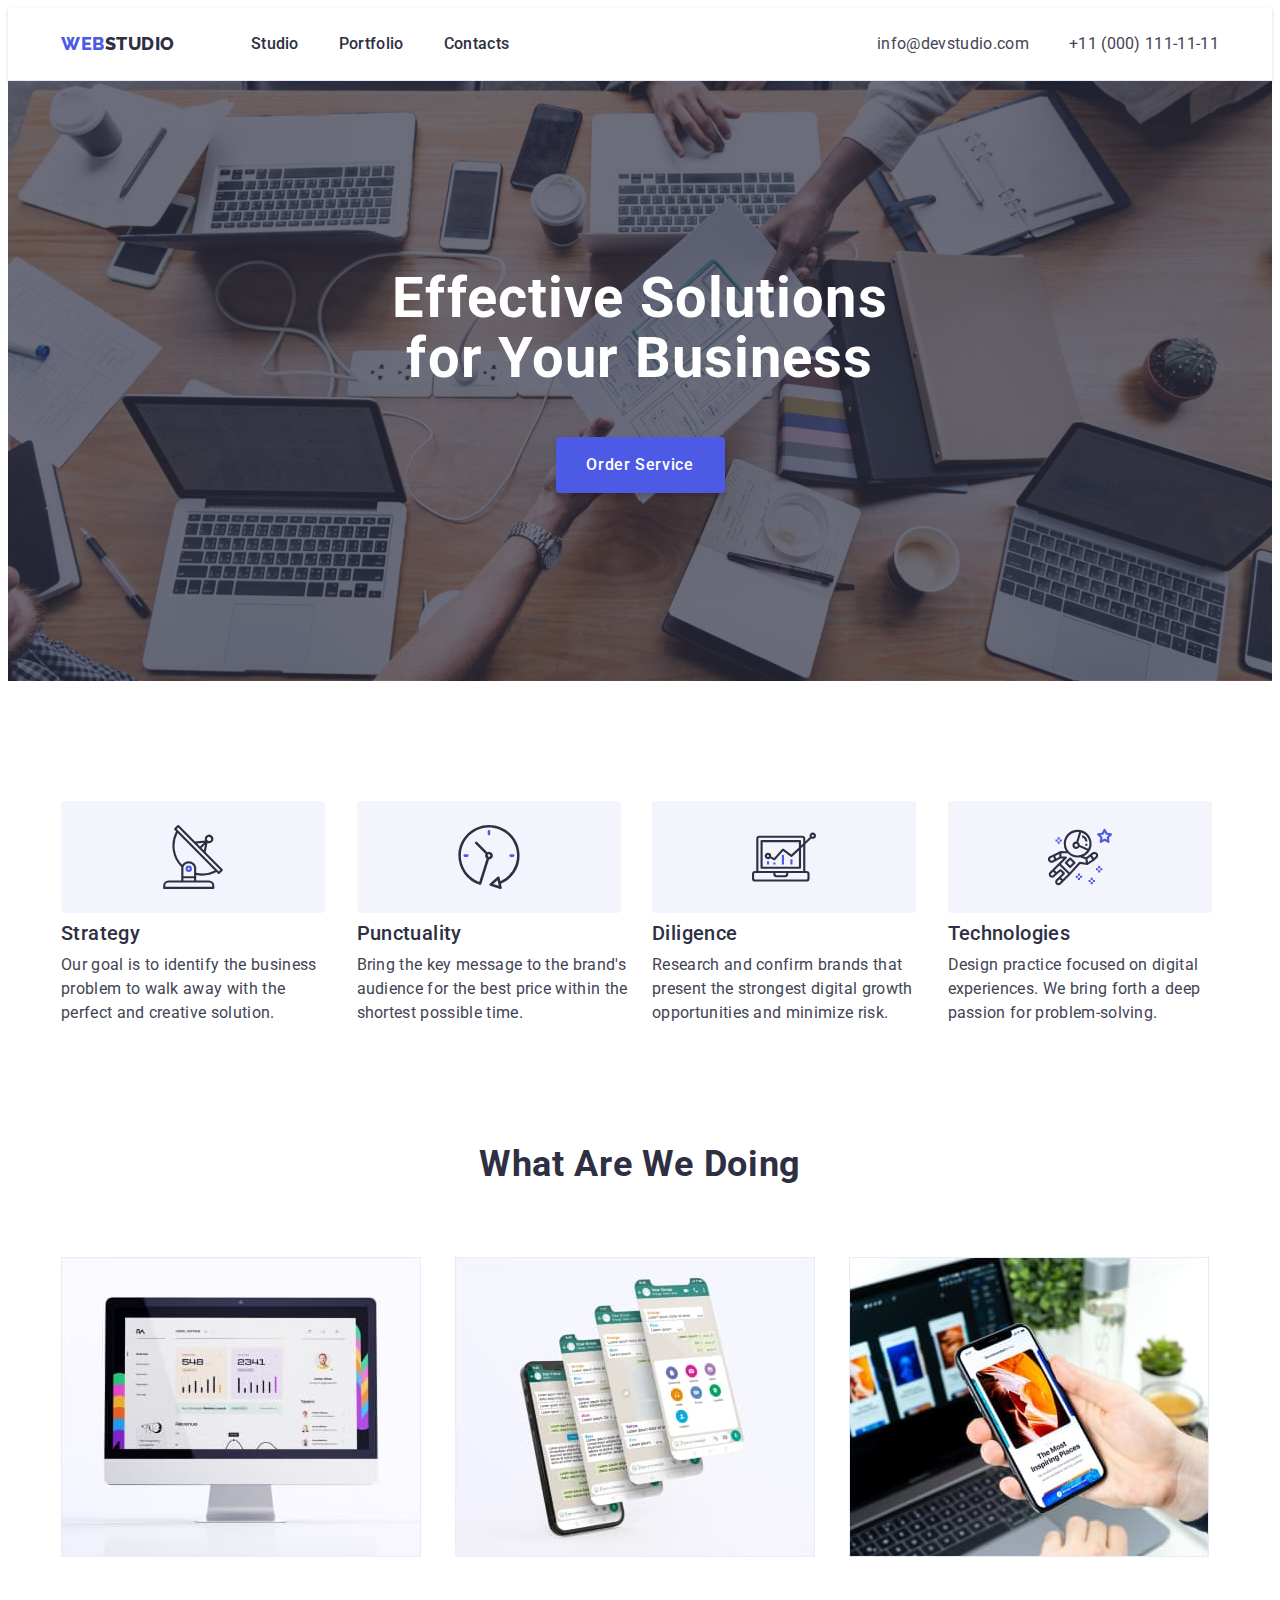
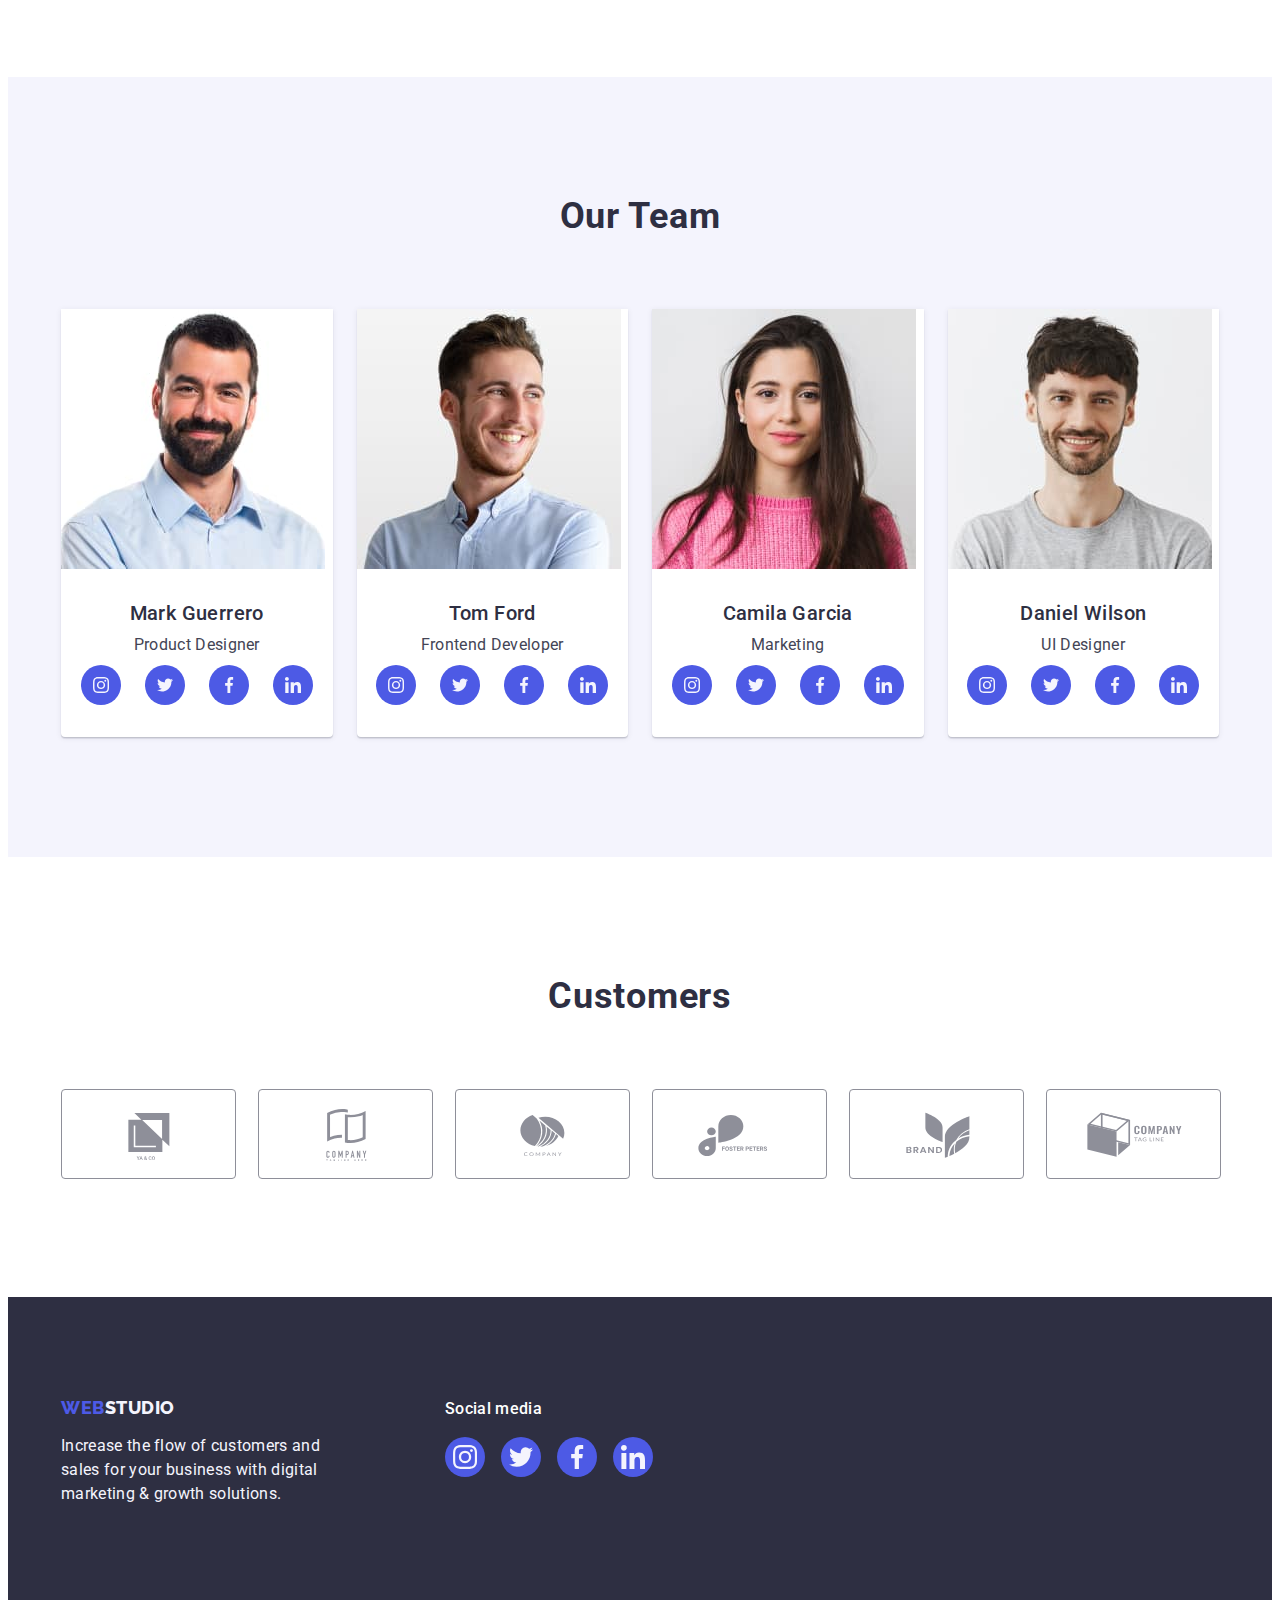
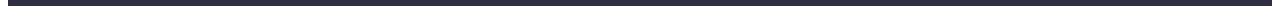
<file: index.html>
<!DOCTYPE html>
<html lang="en">
  <head>
    <meta charset="UTF-8" />
    <meta http-equiv="X-UA-Compatible" content="IE=edge" />
    <meta name="viewport" content="width=device-width, initial-scale=1.0" />
    <title>Document</title>
    <link rel="preconnect" href="https://fonts.googleapis.com" />
    <link rel="preconnect" href="https://fonts.gstatic.com" crossorigin />
    <link
      href="https://fonts.googleapis.com/css2?family=Raleway:wght@800&family=Roboto:wght@400;500;700;900&display=swap"
      rel="stylesheet"
    />
    <link
      rel="stylesheet"
      href="https://cdnjs.cloudflare.com/ajax/libs/modern-normalize/2.0.0/modern-normalize.min.css"
      integrity="sha512-4xo8blKMVCiXpTaLzQSLSw3KFOVPWhm/TRtuPVc4WG6kUgjH6J03IBuG7JZPkcWMxJ5huwaBpOpnwYElP/m6wg=="
      crossorigin="anonymous"
      referrerpolicy="no-referrer"
    />
    <link rel="stylesheet" href="./css/styles.css" />
  </head>
  <body>
    <!--HEADER-->
    <header class="header">
      <div class="container container-header">
        <nav class="page-nav">
          <a class="logo link" href="./index.html"
            >Web<span class="logo-studio">Studio</span></a
          >
          <ul class="menu list">
            <li class="menu-item">
              <a class="menu-link link" href="./index.html">Studio</a>
            </li>
            <li class="menu-item">
              <a class="menu-link link" href="./portfolio.html">Portfolio</a>
            </li>
            <li class="menu-item">
              <a class="menu-link link" href="">Contacts</a>
            </li>
          </ul>
        </nav>
        <address class="address">
          <ul class="address-list list">
            <li class="address-item">
              <a class="address-link link" href="mailto:info@devstudio.com"
                >info@devstudio.com</a
              >
            </li>
            <li class="address-item">
              <a class="address-link link" href="tel:+110001111111"
                >+11 (000) 111-11-11</a
              >
            </li>
          </ul>
        </address>
      </div>
    </header>
    <main>
      <!--HERO-->
      <section class="hero">
        <div class="container">
          <h1 class="hero-title">Effective Solutions for Your Business</h1>
          <button class="hero-btn" type="button">Order Service</button>
        </div>
      </section>
      <!--ABOUT-->
      <section class="about">
        <div class="container">
          <h2 class="visually-hidden">Personality</h2>
          <ul class="about-list list">
            <li class="about-list-item">
              <div class="about-icons">
                <svg class="about-icons-item" width="64" height="64">
                  <use href="./images/icons.svg#icon-antenna"></use>
                </svg>
              </div>
              <h3 class="about-item-title">Strategy</h3>
              <p class="about-item-text">
                Our goal is to identify the business problem to walk away with
                the perfect and creative solution.
              </p>
            </li>
            <li class="about-list-item">
              <div class="about-icons">
                <svg class="about-icons-item" width="64" height="64">
                  <use href="./images/icons.svg#icon-clock"></use>
                </svg>
              </div>
              <h3 class="about-item-title">Punctuality</h3>
              <p class="about-item-text">
                Bring the key message to the brand's audience for the best price
                within the shortest possible time.
              </p>
            </li>
            <li class="about-list-item">
              <div class="about-icons">
                <svg class="about-icons-item" width="64" height="64">
                  <use href="./images/icons.svg#icon-diagram"></use>
                </svg>
              </div>
              <h3 class="about-item-title">Diligence</h3>
              <p class="about-item-text">
                Research and confirm brands that present the strongest digital
                growth opportunities and minimize risk.
              </p>
            </li>
            <li class="about-list-item">
              <div class="about-icons">
                <svg class="about-icons-item" width="64" height="64">
                  <use href="./images/icons.svg#icon-astronaut"></use>
                </svg>
              </div>
              <h3 class="about-item-title">Technologies</h3>
              <p class="about-item-text">
                Design practice focused on digital experiences. We bring forth a
                deep passion for problem-solving.
              </p>
            </li>
          </ul>
        </div>
      </section>
      <!--PROJEKT-->
      <section class="projekt">
        <div class="container">
          <h2 class="projekt-title">What are we doing</h2>
          <ul class="projekt-list list">
            <li class="project-item">
              <img
                src="./images/wat-are-we-doing/img1.jpg"
                alt="Monitor picture"
                width="360"
                height="300"
              />
            </li>
            <li class="project-item">
              <img
                src="./images//wat-are-we-doing/img2.jpg"
                alt="Phone picture"
                width="360"
                height="300"
              />
            </li>
            <li class="project-item">
              <img
                src="./images//wat-are-we-doing/img3.jpg"
                alt="Laptop image"
                width="360"
                height="300"
              />
            </li>
          </ul>
        </div>
      </section>
      <!--TEAM-->
      <section class="team">
        <div class="container">
          <h2 class="team-title">Our Team</h2>
          <ul class="team-list list">
            <li class="team-item">
              <img
                src="./images/team/mark-guerrero.jpg"
                alt="Photo by Mark Guerrero"
                width="264"
                height="260"
              />
              <div class="caption-team-img">
                <h3 class="team-name">Mark Guerrero</h3>
                <p class="team-profession">Product Designer</p>
                <ul class="team-soc-list list">
                  <li class="team-soc-item item">
                    <a
                      href=""
                      class="team-soc-link link"
                      target="_blank"
                      rel="noopener noreferrer"
                      ><svg class="soc-icons" width="16" height="16">
                        <use href="./images/icons.svg#icon-instagram"></use>
                      </svg>
                    </a>
                  </li>
                  <li class="team-soc-item item">
                    <a
                      href=""
                      class="team-soc-link link"
                      target="_blank"
                      rel="noopener noreferrer"
                      ><svg class="soc-icons" width="16" height="16">
                        <use href="./images/icons.svg#icon-twitter"></use>
                      </svg>
                    </a>
                  </li>
                  <li class="team-soc-item item">
                    <a
                      href=""
                      class="team-soc-link link"
                      target="_blank"
                      rel="noopener noreferrer"
                      ><svg class="soc-icons" width="16" height="16">
                        <use href="./images/icons.svg#icon-facebook"></use>
                      </svg>
                    </a>
                  </li>
                  <li class="team-soc-item item">
                    <a
                      href=""
                      class="team-soc-link link"
                      target="_blank"
                      rel="noopener noreferrer"
                      ><svg class="soc-icons" width="16" height="16">
                        <use href="./images/icons.svg#icon-linkedin"></use>
                      </svg>
                    </a>
                  </li>
                </ul>
              </div>
            </li>
            <li class="team-item">
              <img
                src="./images/team/tom-ford.jpg"
                alt="Photo by Tom Ford"
                width="264"
                height="260"
              />
              <div class="caption-team-img">
                <h3 class="team-name">Tom Ford</h3>
                <p class="team-profession">Frontend Developer</p>
                <ul class="team-soc-list list">
                  <li class="team-soc-item item">
                    <a
                      href=""
                      class="team-soc-link link"
                      target="_blank"
                      rel="noopener noreferrer"
                      ><svg class="soc-icons" width="16" height="16">
                        <use href="./images/icons.svg#icon-instagram"></use>
                      </svg>
                    </a>
                  </li>
                  <li class="team-soc-item item">
                    <a
                      href=""
                      class="team-soc-link link"
                      target="_blank"
                      rel="noopener noreferrer"
                      ><svg class="soc-icons" width="16" height="16">
                        <use href="./images/icons.svg#icon-twitter"></use>
                      </svg>
                    </a>
                  </li>
                  <li class="team-soc-item item">
                    <a
                      href=""
                      class="team-soc-link link"
                      target="_blank"
                      rel="noopener noreferrer"
                      ><svg class="soc-icons" width="16" height="16">
                        <use href="./images/icons.svg#icon-facebook"></use>
                      </svg>
                    </a>
                  </li>
                  <li class="team-soc-item item">
                    <a
                      href=""
                      class="team-soc-link link"
                      target="_blank"
                      rel="noopener noreferrer"
                      ><svg class="soc-icons" width="16" height="16">
                        <use href="./images/icons.svg#icon-linkedin"></use>
                      </svg>
                    </a>
                  </li>
                </ul>
              </div>
            </li>
            <li class="team-item">
              <img
                src="./images/team/camila-garcia.jpg"
                alt="Photo by Camila Garcia"
                width="264"
                height="260"
              />
              <div class="caption-team-img">
                <h3 class="team-name">Camila Garcia</h3>
                <p class="team-profession">Marketing</p>
                <ul class="team-soc-list list">
                  <li class="team-soc-item item">
                    <a
                      href=""
                      class="team-soc-link link"
                      target="_blank"
                      rel="noopener noreferrer"
                      ><svg class="soc-icons" width="16" height="16">
                        <use href="./images/icons.svg#icon-instagram"></use>
                      </svg>
                    </a>
                  </li>
                  <li class="team-soc-item item">
                    <a
                      href=""
                      class="team-soc-link link"
                      target="_blank"
                      rel="noopener noreferrer"
                      ><svg class="soc-icons" width="16" height="16">
                        <use href="./images/icons.svg#icon-twitter"></use>
                      </svg>
                    </a>
                  </li>
                  <li class="team-soc-item item">
                    <a
                      href=""
                      class="team-soc-link link"
                      target="_blank"
                      rel="noopener noreferrer"
                      ><svg class="soc-icons" width="16" height="16">
                        <use href="./images/icons.svg#icon-facebook"></use>
                      </svg>
                    </a>
                  </li>
                  <li class="team-soc-item item">
                    <a
                      href=""
                      class="team-soc-link link"
                      target="_blank"
                      rel="noopener noreferrer"
                      ><svg class="soc-icons" width="16" height="16">
                        <use href="./images/icons.svg#icon-linkedin"></use>
                      </svg>
                    </a>
                  </li>
                </ul>
              </div>
            </li>
            <li class="team-item">
              <img
                src="./images/team/daniel-wilson.jpg"
                alt="Photo by Daniel Wilson"
                width="264"
                height="260"
              />
              <div class="caption-team-img">
                <h3 class="team-name">Daniel Wilson</h3>
                <p class="team-profession">UI Designer</p>
                <ul class="team-soc-list list">
                  <li class="team-soc-item item">
                    <a
                      href=""
                      class="team-soc-link link"
                      target="_blank"
                      rel="noopener noreferrer"
                      ><svg class="soc-icons" width="16" height="16">
                        <use href="./images/icons.svg#icon-instagram"></use>
                      </svg>
                    </a>
                  </li>
                  <li class="team-soc-item item">
                    <a
                      href=""
                      class="team-soc-link link"
                      target="_blank"
                      rel="noopener noreferrer"
                      ><svg class="soc-icons" width="16" height="16">
                        <use href="./images/icons.svg#icon-twitter"></use>
                      </svg>
                    </a>
                  </li>
                  <li class="team-soc-item item">
                    <a
                      href=""
                      class="team-soc-link link"
                      target="_blank"
                      rel="noopener noreferrer"
                      ><svg class="soc-icons" width="16" height="16">
                        <use href="./images/icons.svg#icon-facebook"></use>
                      </svg>
                    </a>
                  </li>
                  <li class="team-soc-item item">
                    <a
                      href=""
                      class="team-soc-link link"
                      target="_blank"
                      rel="noopener noreferrer"
                      ><svg class="soc-icons" width="16" height="16">
                        <use href="./images/icons.svg#icon-linkedin"></use>
                      </svg>
                    </a>
                  </li>
                </ul>
              </div>
            </li>
          </ul>
        </div>
      </section>
      <!--CUSTOMERS-->
      <section class="customers">
        <div class="container">
          <h2 class="customers-title">Customers</h2>
          <ul class="customers-list list">
            <li class="customers-item item">
              <a
                href=""
                class="customers-link link"
                target="_blank"
                rel="noopener noreferrer"
                ><svg class="customers-icons" width="104" height="56">
                  <use href="./images/icons.svg#icon-Logo-1"></use>
                </svg>
              </a>
            </li>
            <li class="customers-item item">
              <a
                href=""
                class="customers-link link"
                target="_blank"
                rel="noopener noreferrer"
                ><svg class="customers-icons" width="104" height="56">
                  <use href="./images/icons.svg#icon-Logo-2"></use>
                </svg>
              </a>
            </li>
            <li class="customers-item item">
              <a
                href=""
                class="customers-link link"
                target="_blank"
                rel="noopener noreferrer"
                ><svg class="customers-icons" width="104" height="56">
                  <use href="./images/icons.svg#icon-Logo-3"></use>
                </svg>
              </a>
            </li>
            <li class="customers-item item">
              <a
                href=""
                class="customers-link link"
                target="_blank"
                rel="noopener noreferrer"
                ><svg class="customers-icons" width="104" height="56">
                  <use href="./images/icons.svg#icon-Logo-4"></use>
                </svg>
              </a>
            </li>
            <li class="customers-item item">
              <a
                href=""
                class="customers-link link"
                target="_blank"
                rel="noopener noreferrer"
                ><svg class="customers-icons" width="104" height="56">
                  <use href="./images/icons.svg#icon-Logo-5"></use>
                </svg>
              </a>
            </li>
            <li class="customers-item item">
              <a
                href=""
                class="customers-link link"
                target="_blank"
                rel="noopener noreferrer"
                ><svg class="customers-icons" width="104" height="56">
                  <use href="./images/icons.svg#icon-Logo-6"></use>
                </svg>
              </a>
            </li>
          </ul>
        </div>
      </section>
    </main>
    <!--FOOTER-->
    <footer class="footer">
      <div class="container footer-box">
        <div class="logo-box">
          <a class="logo link logo-footer" href="./index.html"
            >Web<span class="logo-studio studio">Studio</span></a
          >
          <p class="footer-text">
            Increase the flow of customers and sales for your business with
            digital marketing & growth solutions.
          </p>
        </div>
        <div class="soc-box">
          <p class="footer-soc-text">Social media</p>
          <ul class="footer-soc-list list">
            <li class="footer-soc-item">
              <a
                href=""
                class="footer-soc-link link"
                target="_blank"
                rel="noopener noreferrer"
                ><svg class="soc-icons" width="24" height="24">
                  <use href="./images/icons.svg#icon-instagram"></use>
                </svg>
              </a>
            </li>
            <li class="footer-soc-item">
              <a
                href=""
                class="footer-soc-link link"
                target="_blank"
                rel="noopener noreferrer"
                ><svg class="soc-icons" width="24" height="24">
                  <use href="./images/icons.svg#icon-twitter"></use>
                </svg>
              </a>
            </li>
            <li class="footer-soc-item">
              <a
                href=""
                class="footer-soc-link link"
                target="_blank"
                rel="noopener noreferrer"
                ><svg class="soc-icons" width="24" height="24">
                  <use href="./images/icons.svg#icon-facebook"></use>
                </svg>
              </a>
            </li>
            <li class="footer-soc-item">
              <a
                href=""
                class="footer-soc-link link"
                target="_blank"
                rel="noopener noreferrer"
                ><svg class="soc-icons" width="24" height="24">
                  <use href="./images/icons.svg#icon-linkedin"></use>
                </svg>
              </a>
            </li>
          </ul>
        </div>
      </div>
    </footer>
  </body>
</html>
</file>
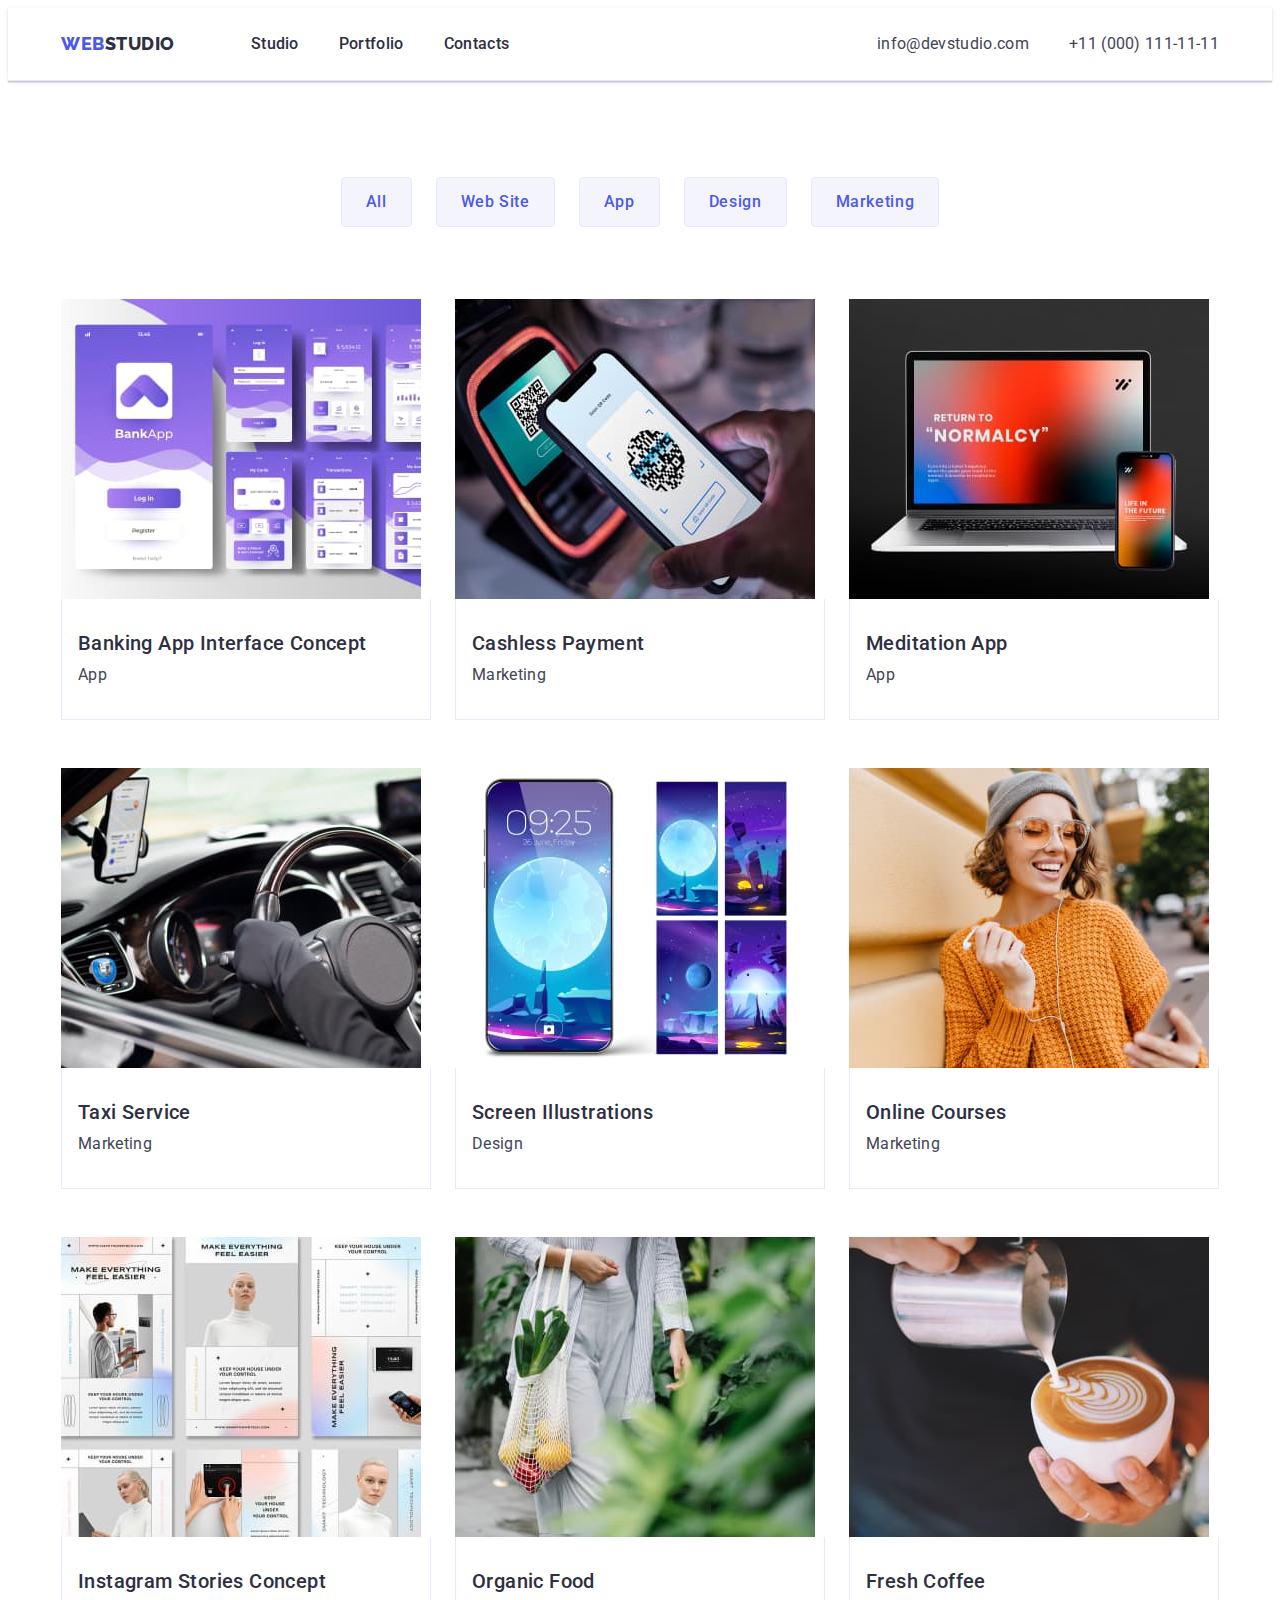
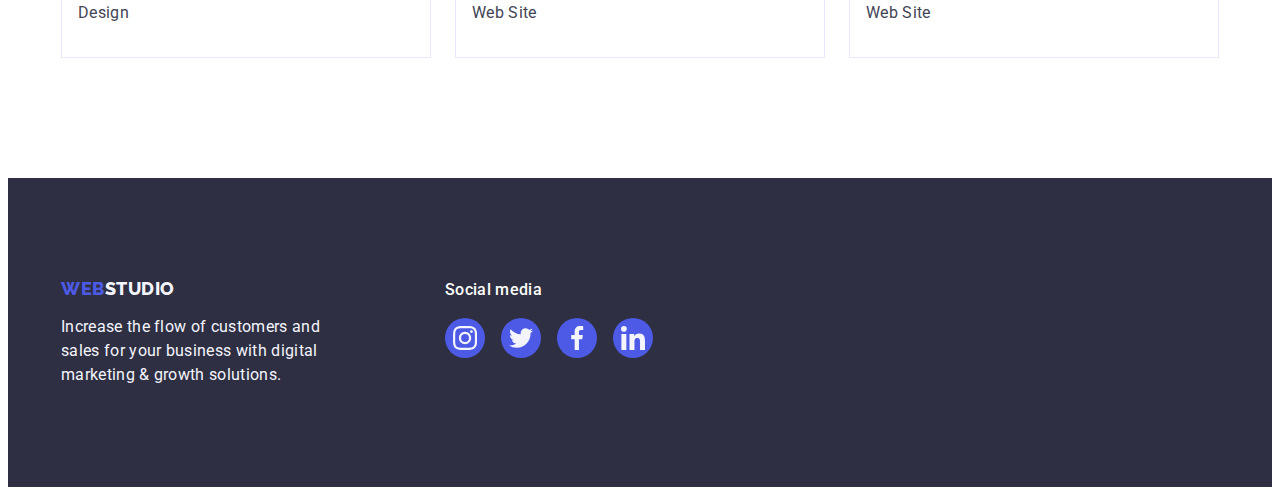
<file: portfolio.html>
<!DOCTYPE html>
<html lang="en">
  <head>
    <meta charset="UTF-8" />
    <meta http-equiv="X-UA-Compatible" content="IE=edge" />
    <meta name="viewport" content="width=device-width, initial-scale=1.0" />
    <title>Portfolio</title>
    <link rel="preconnect" href="https://fonts.googleapis.com" />
    <link rel="preconnect" href="https://fonts.gstatic.com" crossorigin />
    <link
      href="https://fonts.googleapis.com/css2?family=Raleway:wght@800&family=Roboto:wght@400;500;700;900&display=swap"
      rel="stylesheet"
    />
    <link
      rel="stylesheet"
      href="https://cdnjs.cloudflare.com/ajax/libs/modern-normalize/2.0.0/modern-normalize.min.css"
      integrity="sha512-4xo8blKMVCiXpTaLzQSLSw3KFOVPWhm/TRtuPVc4WG6kUgjH6J03IBuG7JZPkcWMxJ5huwaBpOpnwYElP/m6wg=="
      crossorigin="anonymous"
      referrerpolicy="no-referrer"
    />
    <link rel="stylesheet" href="./css/styles.css" />
  </head>
  <body>
    <!--HEDER-->
    <header class="header">
      <div class="container container-header">
        <nav class="page-nav">
          <a class="logo link" href="./index.html"
            >Web<span class="logo-studio">Studio</span></a
          >
          <ul class="menu list">
            <li class="menu-item">
              <a class="menu-link link" href="./index.html">Studio</a>
            </li>
            <li class="menu-item">
              <a class="menu-link link" href="./portfolio.html">Portfolio</a>
            </li>
            <li class="menu-item">
              <a class="menu-link link" href="">Contacts</a>
            </li>
          </ul>
        </nav>
        <address class="address">
          <ul class="address-list list">
            <li class="address-item">
              <a class="address-link link" href="mailto:info@devstudio.com"
                >info@devstudio.com</a
              >
            </li>
            <li class="address-item">
              <a class="address-link link" href="tel:+110001111111"
                >+11 (000) 111-11-11</a
              >
            </li>
          </ul>
        </address>
      </div>
    </header>
    <main>
      <!--GALLERY-->
      <section class="gallery">
        <div class="container">
          <h1 class="visually-hidden">Our works</h1>
          <ul class="button-list list">
            <li><button class="gallery-nav-btn" type="button">All</button></li>
            <li>
              <button class="gallery-nav-btn" type="button">Web Site</button>
            </li>
            <li><button class="gallery-nav-btn" type="button">App</button></li>
            <li>
              <button class="gallery-nav-btn" type="button">Design</button>
            </li>
            <li>
              <button class="gallery-nav-btn" type="button">Marketing</button>
            </li>
          </ul>
          <ul class="gallery-list list">
            <li class="gallery-list-item">
              <a class="link gallery-link" href="">
                <img
                  src="./images/works/work1.jpg"
                  alt="Banking app"
                  width="360"
                  height="300"
                />
                <div class="caption-gallerry-img">
                  <h2 class="gallery-title">Banking App Interface Concept</h2>
                  <p class="gallery-category">App</p>
                </div>
              </a>
            </li>
            <li class="gallery-list-item">
              <a class="link gallery-link" href="">
                <img
                  src="./images/works/work2.jpg"
                  alt="Cashless payment"
                  width="360"
                  height="300"
                />
                <div class="caption-gallerry-img">
                  <h2 class="gallery-title">Cashless Payment</h2>
                  <p class="gallery-category">Marketing</p>
                </div>
              </a>
            </li>
            <li class="gallery-list-item">
              <a class="link gallery-link" href="">
                <img
                  src="./images/works/work3.jpg"
                  alt="Meditation app"
                  width="360"
                  height="300"
                />
                <div class="caption-gallerry-img">
                  <h2 class="gallery-title">Meditation App</h2>
                  <p class="gallery-category">App</p>
                </div>
              </a>
            </li>
            <li class="gallery-list-item">
              <a class="link gallery-link" href="">
                <img
                  src="./images/works/work4.jpg"
                  alt="Taxi service"
                  width="360"
                  height="300"
                />
                <div class="caption-gallerry-img">
                  <h2 class="gallery-title">Taxi Service</h2>
                  <p class="gallery-category">Marketing</p>
                </div>
              </a>
            </li>
            <li class="gallery-list-item">
              <a class="link gallery-link" href="">
                <img
                  src="./images/works/work5.jpg"
                  alt="Screen illustrations"
                  width="360"
                  height="300"
                />
                <div class="caption-gallerry-img">
                  <h2 class="gallery-title">Screen Illustrations</h2>
                  <p class="gallery-category">Design</p>
                </div>
              </a>
            </li>
            <li class="gallery-list-item">
              <a class="link gallery-link" href="">
                <img
                  src="./images/works/work6.jpg"
                  alt="A girl with a phone"
                  width="360"
                  height="300"
                />
                <div class="caption-gallerry-img">
                  <h2 class="gallery-title">Online Courses</h2>
                  <p class="gallery-category">Marketing</p>
                </div>
              </a>
            </li>
            <li class="gallery-list-item">
              <a class="link gallery-link" href="">
                <img
                  src="./images/works/work7.jpg"
                  alt="Instagram stories"
                  width="360"
                  height="300"
                />
                <div class="caption-gallerry-img">
                  <h2 class="gallery-title">Instagram Stories Concept</h2>
                  <p class="gallery-category">Design</p>
                </div>
              </a>
            </li>
            <li class="gallery-list-item">
              <a class="link gallery-link" href="">
                <img
                  src="./images/works/work8.jpg"
                  alt="Organic food"
                  width="360"
                  height="300"
                />
                <div class="caption-gallerry-img">
                  <h2 class="gallery-title">Organic Food</h2>
                  <p class="gallery-category">Web Site</p>
                </div>
              </a>
            </li>
            <li class="gallery-list-item">
              <a class="link gallery-link" href="">
                <img
                  src="./images/works/work9.jpg"
                  alt="Fresh coffee"
                  width="360"
                  height="300"
                />
                <div class="caption-gallerry-img">
                  <h2 class="gallery-title">Fresh Coffee</h2>
                  <p class="gallery-category">Web Site</p>
                </div>
              </a>
            </li>
          </ul>
        </div>
      </section>
    </main>
    <!--FOOTER-->
    <footer class="footer">
      <div class="container footer-box">
        <div class="logo-box">
          <a class="logo link logo-footer" href="./index.html"
            >Web<span class="logo-studio studio">Studio</span></a
          >
          <p class="footer-text">
            Increase the flow of customers and sales for your business with
            digital marketing & growth solutions.
          </p>
        </div>
        <div class="soc-box">
          <p class="footer-soc-text">Social media</p>
          <ul class="footer-soc-list list">
            <li class="footer-soc-item">
              <a
                href=""
                class="footer-soc-link link"
                target="_blank"
                rel="noopener noreferrer"
                ><svg class="soc-icons" width="24" height="24">
                  <use href="./images/icons.svg#icon-instagram"></use>
                </svg>
              </a>
            </li>
            <li class="footer-soc-item">
              <a
                href=""
                class="footer-soc-link link"
                target="_blank"
                rel="noopener noreferrer"
                ><svg class="soc-icons" width="24" height="24">
                  <use href="./images/icons.svg#icon-twitter"></use>
                </svg>
              </a>
            </li>
            <li class="footer-soc-item">
              <a
                href=""
                class="footer-soc-link link"
                target="_blank"
                rel="noopener noreferrer"
                ><svg class="soc-icons" width="24" height="24">
                  <use href="./images/icons.svg#icon-facebook"></use>
                </svg>
              </a>
            </li>
            <li class="footer-soc-item">
              <a
                href=""
                class="footer-soc-link link"
                target="_blank"
                rel="noopener noreferrer"
                ><svg class="soc-icons" width="24" height="24">
                  <use href="./images/icons.svg#icon-linkedin"></use>
                </svg>
              </a>
            </li>
          </ul>
        </div>
      </div>
    </footer>
  </body>
</html>
</file>
<file: css/styles.css>
:root {
  --primary-text-color: #434455;
  --secondary-text-color: #2e2f42;
  --main-bg-color: #ffffff;
  --accent-color: #4d5ae5;
}

p,
h1,
h2,
h3,
h4,
h5,
h6 {
  margin: 0;
}

ul {
  margin: 0;
  padding: 0;
}

img {
  display: block;
  max-width: 100%;
  height: auto;
}

.container {
  max-width: 1158px;
  padding-left: 15px;
  padding-right: 15px;
  margin: 0 auto;
}

body {
  font-family: "Roboto", sans-serif;
  color: var(--primary-text-color);
  background-color: var(--main-bg-color);
}

.link {
  text-decoration: none;
}

.list {
  list-style: none;
}

/* heder */

.header {
  border-bottom: 1px solid #e7e9fc;
  box-shadow: 0px 2px 1px rgba(46, 47, 66, 0.08),
    0px 1px 1px rgba(46, 47, 66, 0.16), 0px 1px 6px rgba(46, 47, 66, 0.08);
}

.container-header {
  display: flex;
}

.page-nav {
  display: flex;
  align-items: center;
}

.menu {
  display: flex;
}

.menu-link,
.address-link {
  display: block;
  padding-top: 24px;
  padding-bottom: 24px;
}

.address-list {
  display: flex;
}

.logo {
  font-family: "Raleway", sans-serif;
  font-weight: 800;
  font-size: 18px;
  line-height: 1.17;
  letter-spacing: 0.03em;
  text-transform: uppercase;
  color: #4d5ae5;

  display: block;
  margin-right: 76px;
}

.logo-studio {
  color: #2e2f42;
}

.menu-link {
  font-weight: 500;
  font-size: 16px;
  line-height: 1.5;
  letter-spacing: 0.02em;
  color: var(--secondary-text-color);
}

.menu-item {
  margin-right: 40px;
}

.menu-item:last-child {
  margin-right: 0;
}

.address-item {
  margin-right: 40px;
}

.address-item:last-child {
  margin-right: 0;
}

.menu-link:hover,
.menu-link:focus {
  color: #404bbf;
}

.address-link {
  font-style: normal;
  font-size: 16px;
  line-height: 1.5;
  letter-spacing: 0.02em;
  color: var(--primary-text-color);
}

.address {
  font-style: normal;
  display: flex;
  margin-left: auto;
}

.address-link:hover,
.address-link:focus {
  color: #404bbf;
}

/* Hero */

.hero {
  background: #2e2f42;
  background-image: linear-gradient(
      rgba(46, 47, 66, 0.7),
      rgba(46, 47, 66, 0.7)
    ),
    url(../images/people-office.jpg);
  background-repeat: no-repeat;
  background-position: center;
  background-size: cover;

  max-width: 1440px;
  padding-top: 188px;
  padding-bottom: 188px;
}

.hero-title {
  font-weight: 700;
  font-size: 56px;
  line-height: 1.07;
  letter-spacing: 0.02em;
  color: #ffffff;
  text-align: center;

  max-width: 496px;
  margin: 0 auto;
  margin-bottom: 48px;
}

.hero-btn {
  font-family: "Roboto", sans-serif;
  font-weight: 500;
  font-size: 16px;
  line-height: 1.5;
  display: block;
  letter-spacing: 0.04em;
  color: #ffffff;
  background-color: var(--accent-color);
  cursor: pointer;
  border: none;

  min-width: 169px;
  height: 56px;
  border-radius: 4px;
  margin: 0 auto;
  box-shadow: 0px 4px 4px rgba(0, 0, 0, 0.15);
}

.hero-btn:hover,
.hero-btn:focus {
  color: #ffffff;
  background-color: #404bbf;
}

/* About */
.about {
  padding-top: 120px;
  padding-bottom: 120px;
}

.about-list {
  display: flex;
  flex-wrap: wrap;
  gap: 24px;
}

.about-list-item {
  flex-basis: calc((100% - 3 * 24px) / 4);
}

.about-icons {
  background-color: #f4f4fd;
  width: 264px;
  height: 112px;
  border-radius: 4px;
  margin-bottom: 8px;
  display: flex;
  align-items: center;
  justify-content: center;
}

.about-item-title {
  font-weight: 500;
  font-size: 20px;
  line-height: 1.2;
  letter-spacing: 0.02em;
  color: var(--secondary-text-color);

  margin-bottom: 8px;
}

.about-item-text {
  font-size: 16px;
  line-height: 1.5;
  letter-spacing: 0.02em;
  color: var(--primary-text-color);
}

.visually-hidden {
  position: absolute;
  width: 1px;
  height: 1px;
  margin: -1px;
  border: 0;
  padding: 0;
  white-space: nowrap;
  clip-path: inset(100%);
  clip: rect(0 0 0 0);
  overflow: hidden;
}

/* Projekt */

.projekt {
  padding-bottom: 120px;
}

.team-title,
.projekt-title,
.customers-title {
  font-weight: 700;
  font-size: 36px;
  line-height: 1.11;
  text-align: center;
  letter-spacing: 0.02em;
  text-transform: capitalize;
  color: var(--secondary-text-color);

  margin-bottom: 72px;
}

.projekt-list {
  display: flex;
  flex-wrap: wrap;
  gap: 24px;
}

.project-item {
  flex-basis: calc((100% - 2 * 24px) / 3);
}

/* Team */

.team {
  background-color: #f4f4fd;

  padding-top: 120px;
  padding-bottom: 120px;
}

.team-list {
  display: flex;
  flex-wrap: wrap;
  gap: 24px;
}

.team-item {
  background-color: #ffffff;
  flex-basis: calc((100% - 3 * 24px) / 4);
  border-radius: 0px 0px 4px 4px;
  box-shadow: 0px 1px 6px rgba(46, 47, 66, 0.08),
    0px 1px 1px rgba(46, 47, 66, 0.16), 0px 2px 1px rgba(46, 47, 66, 0.08);
}

.team-name {
  font-weight: 500;
  font-size: 20px;
  line-height: 1.2;
  text-align: center;
  letter-spacing: 0.02em;
  color: var(--secondary-text-color);

  margin-bottom: 8px;
}

.team-profession {
  font-size: 16px;
  line-height: 1.5;
  text-align: center;
  letter-spacing: 0.02em;
  color: var(--primary-text-color);
  margin-bottom: 8px;
}

.team-soc-list {
  display: flex;
  justify-content: center;
  gap: 24px;
}

.team-soc-item,
.footer-soc-item {
  width: 40px;
  height: 40px;
}

.team-soc-link,
.footer-soc-link {
  width: 100%;
  height: 100%;
  background-color: #4d5ae5;
  border-radius: 50%;
  display: flex;
  align-items: center;
  justify-content: center;
}

.soc-icons {
  fill: #f4f4fd;
}

.team-soc-link:hover,
.team-soc-link:focus {
  background-color: #404bbf;
}

.caption-team-img {
  padding: 32px 16px;
}

/* Customers */

.customers {
  padding-top: 120px;
  padding-bottom: 120px;
}

.customers-list {
  display: flex;
  gap: 24px;
}

.customers-item {
  width: calc((100% - 24px * 5) / 6);
  height: 88px;
}

.customers-link {
  width: 100%;
  height: 100%;
  border: 1px solid #8e8f99;
  border-radius: 4px;
  display: flex;
  align-items: center;
  justify-content: center;
  color: #8e8f99;
}

.customers-icons {
  fill: currentcolor;
}

.customers-link:hover,
.customers-link:focus {
  border-color: #404bbf;
  color: #404bbf;
}

/* Footer */

.footer {
  background-color: var(--secondary-text-color);

  padding-top: 100px;
  padding-bottom: 100px;
}

.footer-box {
  display: flex;
  align-items: baseline;
}

.logo-box {
  margin-right: 120px;
}

.studio {
  color: #f4f4fd;
}

.logo-footer {
  display: inline-block;
  margin-bottom: 16px;
}

.footer-text {
  font-size: 16px;
  line-height: 1.5;
  letter-spacing: 0.02em;
  color: #f4f4fd;

  width: 264px;
}

.footer-soc-text {
  font-family: "Roboto";
  font-weight: 500;
  font-size: 16px;
  line-height: 1.5;
  letter-spacing: 0.02em;
  color: #ffffff;

  margin-bottom: 16px;
}

.footer-soc-list {
  display: flex;
  justify-content: center;
  gap: 16px;
}

.footer-soc-link:hover,
.footer-soc-link:focus {
  background-color: #31d0aa;
}

/* Gallery */

.gallery {
  padding-top: 96px;
  padding-bottom: 120px;
}

.button-list {
  display: flex;
  margin-bottom: 72px;
  justify-content: center;
  gap: 24px;
}

.gallery-nav-btn {
  font-family: "Roboto", sans-serif;
  font-weight: 500;
  font-size: 16px;
  line-height: 1.5;
  display: flex;
  align-items: center;
  text-align: center;
  letter-spacing: 0.04em;
  color: var(--accent-color);
  background-color: #f4f4fd;
  cursor: pointer;

  padding: 12px 24px;
  border: 1px solid #e7e9fc;
  border-radius: 4px;
}

.gallery-nav-btn:hover,
.gallery-nav-btn:focus {
  color: #ffffff;
  background-color: #404bbf;
  border: 1px solid transparent;
  box-shadow: 0px 3px 1px rgba(0, 0, 0, 0.1), 0px 2px 1px rgba(0, 0, 0, 0.08),
    0px 2px 2px rgba(0, 0, 0, 0.12);
}

.gallery-list {
  display: flex;
  flex-wrap: wrap;
  gap: 48px 24px;
}

.gallery-list-item {
  width: calc((100% - 2 * 24px) / 3);
}

.gallery-link {
  display: block;
}

.gallery-link:hover,
.gallery-link:focus {
  box-shadow: 0px 1px 6px rgba(46, 47, 66, 0.08),
    0px 1px 1px rgba(46, 47, 66, 0.16), 0px 2px 1px rgba(46, 47, 66, 0.08);
}

.gallery-title {
  font-weight: 500;
  font-size: 20px;
  line-height: 1.2;
  letter-spacing: 0.02em;
  color: var(--secondary-text-color);

  margin-bottom: 8px;
}

.gallery-category {
  font-size: 16px;
  line-height: 1.5;
  letter-spacing: 0.02em;
  color: var(--primary-text-color);
}

.caption-gallerry-img {
  display: flex;
  flex-direction: column;
  justify-content: center;
  align-items: flex-start;
  padding: 32px 16px;
  border: 1px solid #e7e9fc;
  border-top: none;
}
</file>
